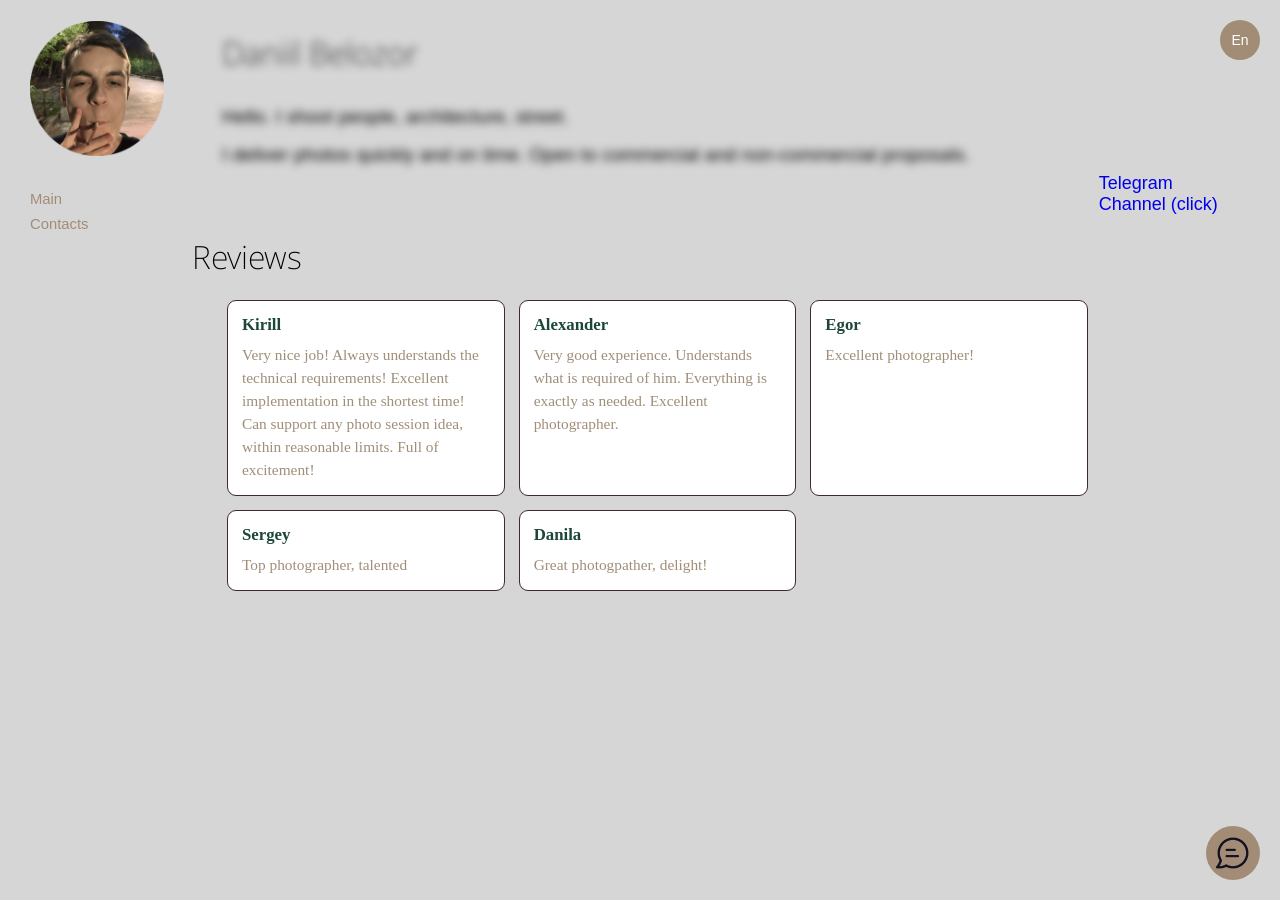
<file: index-rv-en.html>
<!DOCTYPE html>
<html lang="en">

<head>
    <meta charset="UTF-8">
    <meta name="viewport" content="width=device-width, initial-scale=1.0">
    <title>Photographer Daniil Belozor</title>
    <link rel="stylesheet" href="main.css">
    <link rel="shortcut icon" href="/photos/img.jpeg" type="image/jpeg">
    <link rel="preconnect" href="https://fonts.googleapis.com">
    <link rel="preconnect" href="https://fonts.gstatic.com" crossorigin>
    <link href="https://fonts.googleapis.com/css2?family=Noto+Sans:ital,wght@0,100..900;1,100..900&display=swap"
        rel="stylesheet">
    <style>
        .review-place {
            max-width: 70%;
            margin-left: 15%;
            margin-top: -0px;
            transform: translateY(240px);
            opacity: 0;
            animation: slideDn 1.3s cubic-bezier(.22, .9, .35, 1) forwards;
        }

        .review-grid {
            display: grid;
            grid-template-columns: repeat(auto-fit, minmax(240px, 1fr));
            gap: 14px;
            padding-top: 10px;
            padding-left: 35px;
        }

        .review-card {
            background: #fff;
            border: 1px solid #402a2a;
            border-radius: 9px;
            padding: 14px;
            transition: all 0.3s ease;
        }

        .review-card h3 {
            margin: 0 0 8px;
            font-size: 1.05rem;
            color: #1c4635;
        }

        .review-card p {
            margin: 0;
            font-size: 0.96rem;
            line-height: 1.5;
            color: rgb(160, 142, 121);
        }
        .link-tg-rv-ru {
    position: relative;
    top: -10px;
    left: 68.5%;
    text-decoration: none;
    color: rgb(79, 137, 223);
    font-family: "Noto-sans", sans-serif;
    font-weight: 200;
    font-style: normal;
    font-size: 14px;
    width: 28%;
    height: auto;
    margin: 0px;
    transform: translateY(350px);
    opacity: 0;
    animation: slideDn .9s forwards;
    }   
    </style>
</head>

<body>
    <div class="site-versions-container">
        <button class="site-versions">En</button>
        <a href="index-rv.html"><button class="site-versions-en">Ru</button></a>
    </div>
    <div class="fade">
        <div class="menu">
        <a href="index.html"><img class="logo" src="photos/img.png" alt="logo"></a>
            <br>
            <br>
            <a href="index2.html" style="line-height: 0.6;">Main</a>
            <button class="contact-btn-site">
                <p>Contacts</p>
            </button>
        </div>
        <div class="main_place" style="filter: blur(4px);">
            <h1 class="Head-text"> Daniil Belozor</h1>
            <p style="font-size: 19px;">Hello. I shoot people, architecture, street.</p>
            <p style="font-size: 19px;">I deliver photos quickly and on time. Open to commercial and non-commercial
                proposals.</p>
        </div>
    </div>
    <div class="link-tg-rv-ru">
        <p style="font-size: 18px;"><a href="https://t.me/ph_dabelk" , style="text-decoration: none;" ,
                target="_blank">Telegram Channel (click)</a></p>
    </div>
    <div class="review-place">
        <h1 class="text">Reviews</h1>
        <div class="review-grid">
            <div class="review-card">
                <h3>Kirill</h3>
                <p>Very nice job! Always understands the technical requirements!
                    Excellent implementation in the shortest time! Can support any photo session idea, within
                    reasonable limits. Full of excitement!</p>
            </div>
            <div class="review-card">
                <h3>Alexander</h3>
                <p>Very good experience. Understands what is required of him. Everything is exactly as needed. Excellent
                    photographer.</p>
            </div>
            <div class="review-card">
                <h3>Egor</h3>
                <p>Excellent photographer!</p>
            </div>
            <div class="review-card">
                <h3>Sergey</h3>
                <p>Top photographer, talented</p>
            </div>
            <div class="review-card">
                <h3>Danila</h3>
                <p>Great photogpather, delight!</p>
            </div>
        </div>
    </div>
    <div class="contact">
        <button class="contact-btn">
            <img src="./photos/msg1.png" alt="Touch/Contact">
        </button>
    </div>
    <div class="contact-modal-overlay" id="contactOverlay" aria-hidden="true">
        <div class="contact-modal" role="dialog" aria-modal="true" aria-labelledby="contactTitle">
            <button class="contact-modal-close" aria-label="Close">×</button>
            <img src="photos/img.png" alt="logo" width="30%" , style="justify-content: center; text-align: center;">
            <br>
            <h1 class="contactTitle" , style="line-height: 0.3;">Daniel Belozor</h1>
            <h3 class="contactTitle" , style="line-height: 0.3; font-size: 22px;">Photographer</h3>
            <h3 class="contactTitle" , style="line-height: 0.2; font-size: 20px;">City of Murmansk</h3>
            <br>
            <div class="contact-modal-body">
                <a href="https://t.me/dabelk_ph" target="_blank" rel="noopener" ,
                    style="font-size: 28px;text-decoration: none;text-align: center;color: rgb(163, 140, 117);line-height: 1; ">Telegram</a><br>
                <a href="tel:+79537560000" ,
                    style="font-size: 28px;text-decoration: none;text-align: center;color: rgb(163, 140, 117);">+7‑953‑756‑0000</a>
                <br>
            </div>
        </div>
    </div>
    <script src="carousel.js"></script>
</body>

</html>
</file>
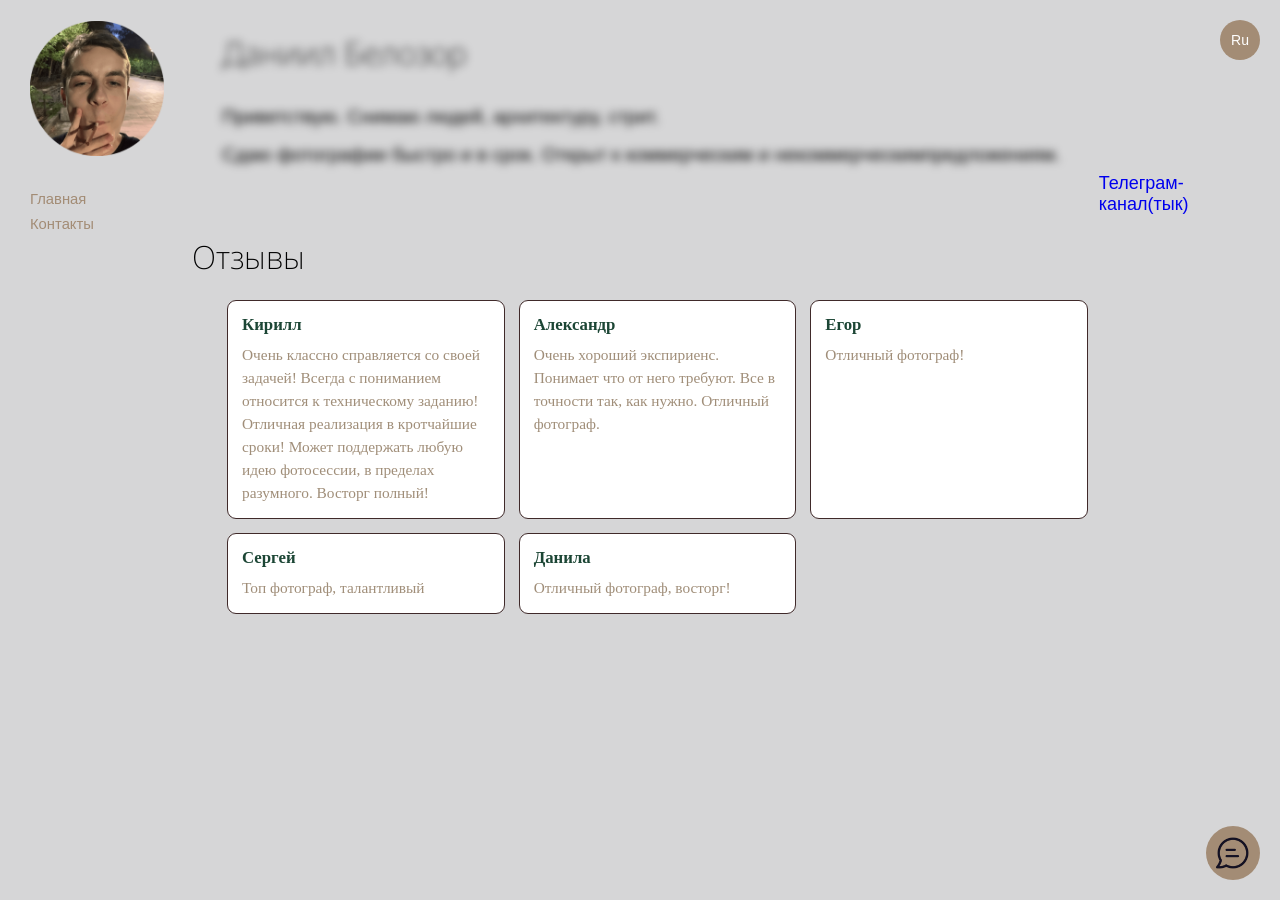
<file: index-rv.html>
<!DOCTYPE html>
<html lang="ru">

<head>
    <meta charset="UTF-8">
    <meta name="viewport" content="width=device-width, initial-scale=1.0">
    <title>Фотограф Даниил Белозор</title>
    <link rel="stylesheet" href="main.css">
    <link rel="shortcut icon" href="/photos/img.jpeg" type="image/jpeg">
    <link rel="preconnect" href="https://fonts.googleapis.com">
    <link rel="preconnect" href="https://fonts.gstatic.com" crossorigin>
    <link href="https://fonts.googleapis.com/css2?family=Noto+Sans:ital,wght@0,100..900;1,100..900&display=swap"
        rel="stylesheet">
    <style>
        .review-place {
            max-width: 70%;
            margin-left: 15%;
            margin-top: -0px;
            transform: translateY(240px);
            opacity: 0;
            animation: slideDn 1.3s cubic-bezier(.22, .9, .35, 1) forwards;
        }

        .review-grid {
            display: grid;
            grid-template-columns: repeat(auto-fit, minmax(240px, 1fr));
            gap: 14px;
            padding-top: 10px;
            padding-left: 35px;
        }

        .review-card {
            background: #fff;
            border: 1px solid #402a2a;
            border-radius: 9px;
            padding: 14px;
            transition: all 0.3s ease;
        }

        .review-card h3 {
            margin: 0 0 8px;
            font-size: 1.05rem;
            color: #1c4635;
        }

        .review-card p {
            margin: 0;
            font-size: 0.96rem;
            line-height: 1.5;
            color: rgb(160, 142, 121);
        }
        .link-tg-rv-ru {
    position: relative;
    top: -10px;
    left: 68.5%;
    text-decoration: none;
    color: rgb(79, 137, 223);
    font-family: "Noto-sans", sans-serif;
    font-weight: 200;
    font-style: normal;
    font-size: 14px;
    width: 28%;
    height: auto;
    margin: 0px;
    transform: translateY(350px);
    opacity: 0;
    animation: slideDn .9s forwards;
    }   
    </style>
</head>

<body>
    <div class="site-versions-container">
        <button class="site-versions">Ru</button>
        <a href="index-rv-en.html"><button class="site-versions-en">En</button></a>
    </div>
    <div class="fade">
        <div class="menu">
            <a href="index.html"><img class="logo" src="photos/img.png" alt="logo"></a>
            <br>
            <br>
            <a href="index.html" style="line-height: 0.6;">Главная</a>
            <button class="contact-btn-site">
                <p>Контакты</p>
            </button>
        </div>
        <div class="main_place" style="filter: blur(4px);">
            <h1 class="Head-text">Даниил Белозор</h1>
            <p style="font-size: 19px;">Приветствую. Снимаю людей, архитектуру, стрит.</p>
            <p style="font-size: 19px;">Сдаю фотографии быстро и в срок. Открыт к коммерческим и
                некоммерческимпредложениям.</p>
        </div>
    </div>
    <div class="link-tg-rv-ru">
        <p style="font-size: 18px;"><a href="https://t.me/ph_dabelk" , style="text-decoration: none;" ,
                target="_blank">Телеграм-канал(тык)</a></p>
    </div>
    <div class="review-place">
        <h1 class="text">Отзывы</h1>
        <div class="review-grid">
            <div class="review-card">
                <h3>Кирилл</h3>
                <p>Очень классно справляется со своей задачей! Всегда с пониманием относится к техническому заданию!
                    Отличная реализация в кротчайшие сроки! Может поддержать любую идею фотосессии, в пределах
                    разумного. Восторг полный!</p>
            </div>
            <div class="review-card">
                <h3>Александр</h3>
                <p>Очень хороший экспириенс. Понимает что от него требуют. Все в точности так, как нужно. Отличный
                    фотограф.</p>
            </div>
            <div class="review-card">
                <h3>Егор</h3>
                <p>Отличный фотограф!</p>
            </div>
            <div class="review-card">
                <h3>Сергей</h3>
                <p>Топ фотограф, талантливый</p>
            </div>
            <div class="review-card">
                <h3>Данила</h3>
                <p>Отличный фотограф, восторг!</p>
            </div>
        </div>
    </div>
    <div class="contact">
        <button class="contact-btn">
            <img src="./photos/msg1.png" alt="Связаться со мной">
        </button>
    </div>
    <div class="contact-modal-overlay" id="contactOverlay" aria-hidden="true">
        <div class="contact-modal" role="dialog" aria-modal="true" aria-labelledby="contactTitle">
            <button class="contact-modal-close" aria-label="Close">×</button>
            <img src="photos/img.png" alt="logo" width="30%" , style="justify-content: center; text-align: center;">
            <br>
            <h1 class="contactTitle" , style="line-height: 0.3;">Даниил Белозор</h1>
            <h3 class="contactTitle" , style="line-height: 0.3; font-size: 22px;">Фотограф</h3>
            <h3 class="contactTitle" , style="line-height: 0.2; font-size: 20px;">г. Мурманск</h3>
            <br>
            <div class="contact-modal-body">
                <a href="https://t.me/dabelk_ph" target="_blank" rel="noopener" ,
                    style="font-size: 28px;text-decoration: none;text-align: center;color: rgb(163, 140, 117);line-height: 1; ">Телеграм</a><br>
                <a href="tel:+79537560000" ,
                    style="font-size: 28px;text-decoration: none;text-align: center;color: rgb(163, 140, 117);">+7‑953‑756‑0000</a>
                <br>
            </div>
        </div>
    </div>
    <script src="carousel.js"></script>
</body>

</html>
</file>
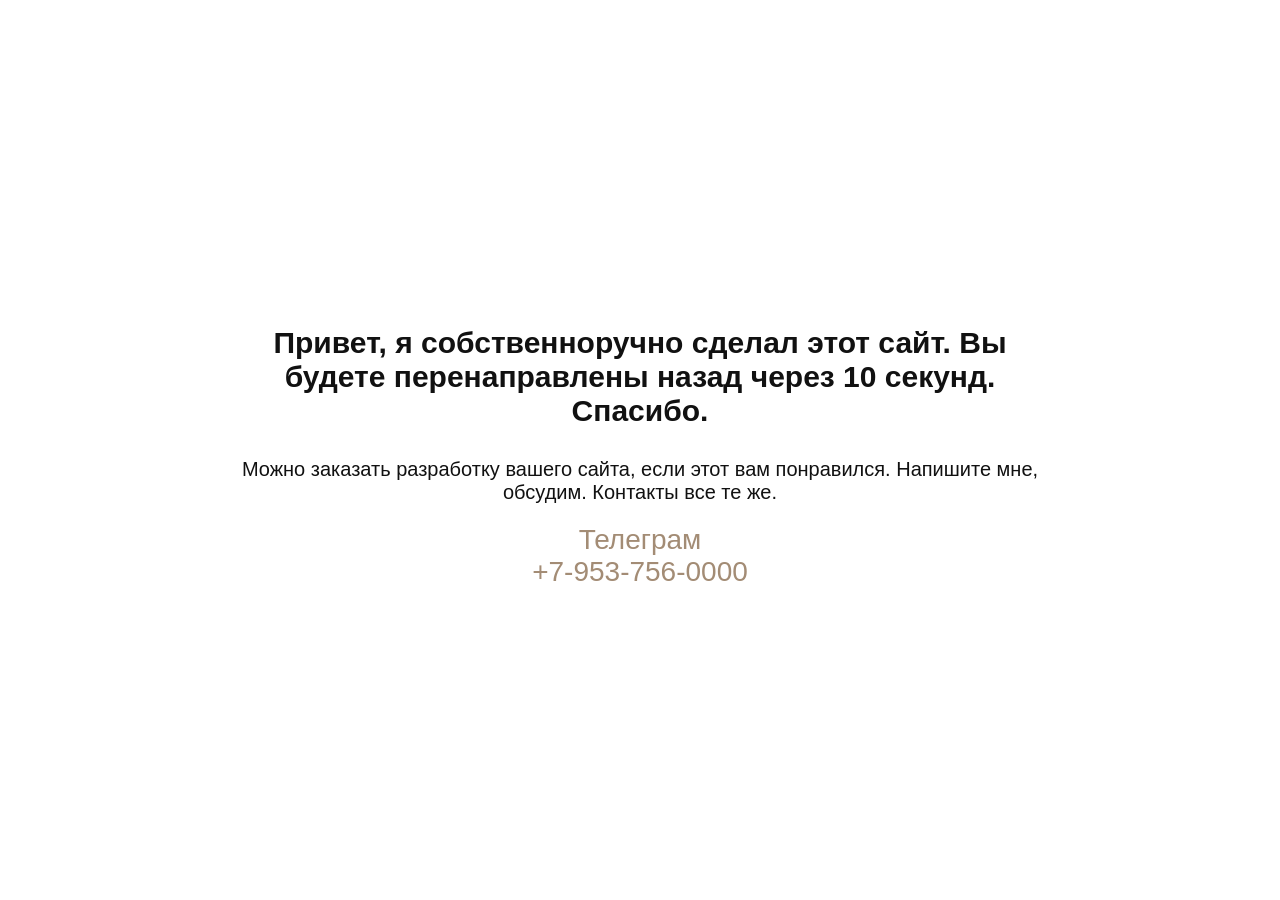
<file: index4.html>
<!DOCTYPE html>
<html lang="en">

<head>
    <meta charset="UTF-8">
    <meta name="viewport" content="width=device-width, initial-scale=1.0">
    <title>A_studio_design</title>
    <style>
        body {
            margin: 0;
            min-height: 100vh;
            display: flex;
            align-items: center;
            justify-content: center;
            font-family: -apple-system, BlinkMacSystemFont, 'Segoe UI', Roboto, 'Helvetica Neue', Arial;
            background: #ffffff;
            color: #111;
            padding: 24px;
            box-sizing: border-box;
        }

        .slide-container {
            max-width: 820px;
            width: 100%;
            text-align: center;
        }

        .slide-up {
            transform: translateY(500px);
            opacity: 0;
            animation: slideUp 0.9s cubic-bezier(.22, .9, .35, 1) forwards;
        }

        .slide-up.delay-1 {
            animation-delay: 0.1s;
        }

        .slide-up.delay-2 {
            animation-delay: 1.1s;
        }

        .slide-up.delay-3 {
            animation-delay: 2.1s;
        }

        @keyframes slideUp {
            to {
                transform: translateY(0);
                opacity: 1;
            }
        }

        @media (prefers-reduced-motion: reduce) {
            .slide-up {
                animation: none;
                transform: none;
                opacity: 1;
            }
        }

        .slide-up.delay-1 {
            font-size: 30px;
        }

        .slide-up.delay-2 {
            font-size: 20px;
        }
    </style>
</head>

<body>
    <div class="slide-container">
        <h3 class="slide-up delay-1">Привет, я собственноручно сделал этот сайт. Вы будете перенаправлены назад через 10
            секунд. Спасибо.</h3>
        <p class="slide-up delay-2">Можно заказать разработку вашего сайта, если этот вам понравился. Напишите мне,
            обсудим. Контакты все те же.</p>
        <p class="slide-up delay-3">
            <a href="https://t.me/dabelk_ph" ,
                style="font-size: 28px;text-decoration: none;text-align: center; color: rgb(163, 140, 117);">Телеграм</a><br>
            <a href="tel:+79537560000" ,
                style="font-size: 28px;text-decoration: none;text-align: center;color: rgb(163, 140, 117);">+7‑953‑756‑0000</a>
        </p>
    </div>
    <script>
        setTimeout(function () {
            window.location.href = "index.html";
        }, 10000);
    </script>
</body>

</html>
</file>
<file: main.css>
body {
  margin: 0;
  background-color: rgb(214, 214, 215);
}

.Head-text,
.text {
  font-family: "Noto Sans", sans-serif;
  font-weight: 200;
  font-style: thin;
  line-height: 0.7;
}

/* menu-css */
.menu {
  width: 15%;
  background-color: rgb(214, 214, 215);
  top: 0;
  left: 0px;
  padding-left: 30px;
  position: sticky;
  top: 0;
  float: left;
  transform: translateY(400px);
  opacity: 0;
  justify-content: space-between;
  animation: slideDn 0.5s cubic-bezier(.22, .9, .35, 1) forwards;
}

.menu>img {
  padding-top: 10px;
  padding-left: -10px;
}

.logo {
  width: 70%
}

@media (max-width:1020px) {
  .logo {
    max-height: 30vh;
  }
}


.menu>a,
.menu .contact-btn-site {
  display: block;
  text-decoration: none;
  color: rgb(163, 140, 117);
  font-family: "Forum", sans-serif;
  font-weight: 400;
  font-size: 14.8px;
  font-style: normal;
  max-width: max-content;
  background: none;
  border: none;
  padding: 0;
  cursor: pointer;
}

.menu>a:hover,
.menu .contact-btn-site:hover {
  text-decoration: underline;
}

/* menu-css */

.main_place {
  max-width: 70%;
  margin-left: 15%;
  margin-top: 12px;
  transform: translateY(240px);
  opacity: 0;
  animation: slideDn 1s cubic-bezier(.22, .9, .35, 1) forwards;
}

.main-gallery {
  transform: translateY(240px);
  opacity: 0;
  animation: slideDn 1s cubic-bezier(.22, .9, .35, 1) forwards;
}

.footer-text,
.contact {
  transform: translateY(120px);
  opacity: 0;
  animation: slideDn 1.9s cubic-bezier(.22, .9, .35, 1) forwards;
}

@keyframes slideDn {
  to {
    transform: translateY(0);
    opacity: 1;
  }
}

.main_place>h1 {
  line-height: 2;
}

.main_place>p {
  font-family: "Noto-sans", sans-serif;
  font-weight: 200;
  font-style: normal;
  line-height: 1;
}

.footer-text {
  font-family: "Noto-sans", sans-serif;
  font-weight: 200;
  font-style: normal;
  text-align: center;
  line-height: 0.8;
}

.phone {
  text-decoration: none;
  color: inherit
}

.site-versions-container {
  position: fixed;
  top: 20px;
  right: 20px;
  z-index: 100;
  display: flex;
  flex-direction: column;
  align-items: center;
  gap: 8px;
}

.site-versions {
  width: 40px;
  height: 40px;
  border-radius: 50%;
  background-color: rgb(163, 140, 117);
  color: white;
  border: none;
  cursor: pointer;
  font-family: "Forum", sans-serif;
  font-weight: 400;
  font-size: 14px;
  display: flex;
  align-items: center;
  justify-content: center;
  transition: all 0.6s ease;
  position: relative;
}

.site-versions:hover {
  transform: scale(1.1), 0.5s;
  background-color: rgb(153, 130, 107);
}

@keyframes slideUp {
  from {
    opacity: 0;
    transform: translateY(0px);
  }

  to {
    opacity: 1;
    transform: translateY(3px);
  }
}

.site-versions-en {
  text-decoration: none;
  width: 40px;
  height: 40px;
  border-radius: 50%;
  background-color: rgb(163, 140, 117);
  color: white;
  border: none;
  cursor: pointer;
  font-family: "Forum", sans-serif;
  font-weight: 400;
  font-size: 14px;
  display: flex;
  align-items: center;
  justify-content: center;
  transition: all 0.5s ease;
  opacity: 0;
  transform: translateY(10px);
  pointer-events: none;
}

.site-versions-en:hover {
  transform: translateY(10px) scale(1.1);
  background-color: rgb(153, 130, 107);
  text-decoration: none;
}

.site-versions-container:hover .site-versions-en {
  animation: slideUp 0.6s ease forwards;
  text-decoration: none;
  pointer-events: auto;
}

.contact {
  padding: 0;
  border: none;
  background: transparent;
  cursor: pointer;
}

.contact>img {
  width: 20px !important;
  height: auto;
  display: block;
}

.main-gallery {
  display: grid;
  grid-template-columns: repeat(auto-fill, minmax(280px, 1fr));
  gap: 24px;
  margin-top: -50px;
  margin-left: 15%;
  margin-right: 33px;
}

.main-gallery img {
  width: 100%;
  height: auto;
  cursor: zoom-in;
  object-fit: cover;
}

/* Lightbox */
.lightbox {
  position: fixed;
  inset: 0;
  background: rgba(0, 0, 0, 0.95);
  display: none;
  align-items: center;
  justify-content: center;
  z-index: 999;
}

.lightbox-img,
.lightbox-content {
  width: 70vw !important;
  height: 75vh !important;
  max-width: 88vw !important;
  max-height: 88vh !important;
  object-fit: contain !important;
  opacity: 1 !important;
  transition: opacity 0.3s ease;
  border-radius: 8px;
}

.lightbox button {
  position: absolute;
  background: none;
  border: none;
  color: white;
  font-size: 48px;
  cursor: pointer;
}

.close {
  top: 20px;
  right: 30px;
  position: absolute;
  background: none;
  border: none;
  color: white;
  font-size: 48px;
  cursor: pointer;
  user-select: none;
}

.prev,
.next {
  position: absolute;
  top: 50%;
  transform: translateY(-50%);
  background: none;
  border: none;
  color: white;
  font-size: 48px;
  cursor: pointer;
  user-select: none;
  transition: opacity 0.3s ease;
}

.prev:hover,
.next:hover {
  opacity: 0.7;
}

.prev {
  left: 30px;
}

.next {
  right: 30px;
}

@media (max-width: 768px) {

  .prev,
  .next {
    font-size: 36px;
  }
}

@media (max-width: 768px) {
  .lightbox-img {
    max-width: 39vw;
    max-height: 100vh;
  }
}

.contact {
  position: fixed;
  bottom: 20px;
  top: auto;
  right: 20px;
  z-index: 100;
  display: flex;
  gap: 8px;
}

.contact-btn {
  background-color: rgb(163, 140, 117);
  border: none;
  width: 54px;
  height: 54px;
  border-radius: 50%;
  padding: 8px;
  display: flex;
  align-items: center;
  justify-content: center;
  cursor: pointer;
}

.contact-btn-site {
  font-family: "Noto Sans", sans-serif;
  font-weight: 200;
  font-style: thin;
  line-height: 0.7;
  background: none;
  padding-left: 100px;
}

.contact-btn img {
  width: 100%;
  height: 100%;
  object-fit: contain;
  background: transparent;
  display: block;
}

/* Contact modal styles */
.contact-modal-overlay {
  position: fixed;
  inset: 0;
  background: rgba(0, 0, 0, 0.6);
  display: none;
  align-items: center;
  justify-content: center;
  z-index: 1100;
  padding: 20px;
}

.contact-modal {
  background: #ffffff;
  color: #111;
  width: 100%;
  max-width: 480px;
  border-radius: 10px;
  padding: 20px;
  box-shadow: 0 12px 30px rgba(0, 0, 0, 0.25);
  position: relative;
}

.contact-modal h2 {
  margin: 0 0 12px 0;
  font-size: 20px;
}

.contact-modal input,
.contact-modal textarea {
  width: 100%;
  box-sizing: border-box;
  margin-bottom: 10px;
  padding: 10px 12px;
  border: 1px solid #e0e0e0;
  border-radius: 6px;
  font-family: inherit;
}

.contact-submit {
  background: rgb(163, 140, 117);
  color: #fff;
  border: none;
  padding: 10px 14px;
  border-radius: 6px;
  cursor: pointer;
}

.contact-phone a {
  font-size: 22px;
  text-decoration: none;
  color: inherit;
}

.contact-modal-close {
  position: absolute;
  top: 8px;
  right: 10px;
  background: transparent;
  border: none;
  font-size: 22px;
  cursor: pointer;
}

/* visible state */
.contact-modal-overlay.open {
  display: flex;
}

@media (max-width: 480px) {
  .contact-modal {
    padding: 14px;
  }

  .contact-modal h2 {
    font-size: 18px;
  }
}

.contactTitle {
  font-family: "Forum", sans-serif;
  font-weight: 400;
  font-size: 25px;
  font-style: normal;
  text-align: center;
}

.contact-modal-body {
  align-items: center;
  text-align: center;
  gap: 12px;
  font-size: 20px;
}

.contact-modal img {
  display: block;
  margin: 0px auto 20px auto;
  padding-top: 50px;
  padding-bottom: 25px;
}

.link-tg {
  position: relative;
  top: -60px;
  left: 78.5%;
  text-decoration: none;
  color: rgb(79, 137, 223);
  font-family: "Noto-sans", sans-serif;
  font-weight: 200;
  font-style: normal;
  font-size: 14px;
  width: max-content;
  height: auto;
  margin: 0px;
  transform: translateY(350px);
  opacity: 0;
  animation: slideDn 2.1s forwards;
}

.link-tg-rv {
  position: relative;
  top: -60px;
  left: 78.5%;
  text-decoration: none;
  color: rgb(79, 137, 223);
  font-family: "Noto-sans", sans-serif;
  font-weight: 200;
  font-style: normal;
  font-size: 14px;
  width: max-content;
  height: auto;
  margin: 0px;
  transform: translateY(350px);
  opacity: 0;
  animation: slideDn .9s forwards;
}

/* media 1024! */
@media (max-width: 1024px) {
  .menu {
    width: 100%;
    padding-left: 12px;
    position: relative;
    transform: none;
    opacity: 1;
    animation: none;
    float: none;
    display: flex;
    justify-content: space-between;
    gap: 8px;
    flex-direction: column;
  }

  .menu>img {
    width: 60px;
    padding-top: 0;
    padding-left: 0;
  }

  .menu a,
  .menu .contact-btn-site {
    display: inline-flex;
    font-size: 13px;
    padding: 4px 8px;
    align-items: center;
  }

  .main_place {
    max-width: 95%;
    margin-left: auto;
    margin-right: auto;
    margin-top: 35px;
    transform: none;
    opacity: 1;
    animation: none;
    text-align: center;
  }

  .main_place>p {
    line-height: 1.2;
  }

  .main-gallery {
    margin-top: 20px;
    margin-left: 10px;
    margin-right: 10px;
    grid-template-columns: repeat(auto-fill, minmax(160px, 1fr));
    gap: 12px;
    transform: none;
    opacity: 1;
    animation: none;
  }

  .footer-text,
  .contact {
    transform: none;
    opacity: 1;
    animation: none;
  }

  .site-versions-container {
    top: 12px;
    right: 12px;
  }

  .link-tg {
    position: relative;
    top: 0;
    left: 10px;
    font-size: 13px;
  }
}

/* media 768 */
@media (max-width: 768px) {
  .menu {
    padding: 0 10px;
    justify-content: space-between;
  }

  .menu a,
  .menu .contact-btn-site {
    display: inline-flex;
    font-size: 13px;
    padding: 4px 8px;
    align-items: center;
  }

  .site-versions-container {
    flex-direction: column;
    position: fixed;
    top: 8px;
    right: 8px;
    gap: 4px;
  }

  .site-versions,
  .site-versions-en {
    width: 34px;
    height: 34px;
    font-size: 12px;
  }

  .main_place h1 {
    font-size: 1.5rem;
    line-height: 1.2;
  }

  .contact-btn-site {
    padding-left: 0;
    font-size: 13px;
  }

  .main-gallery img {
    min-height: 180px;
  }

  .contact {
    bottom: 16px;
    right: 16px;
  }

  .contact-btn {
    width: 48px;
    height: 48px;
    padding: 6px;
  }
}

/* media 480 */
@media (max-width: 480px) {
  .menu {
    width: 100%;
    margin: 0;
    padding: 8px;
    flex-wrap: wrap;
    gap: 6px;
  }

  .menu a,
  .menu .contact-btn-site {
    display: inline-flex;
    font-size: 13px;
    padding: 4px 8px;
    align-items: center;
  }

  .menu>img {
    width: 52px;
  }

  .main_place h1 {
    font-size: 1.3rem;
  }

  .main-place p,
  .footer-text {
    font-size: 14px;
  }

  .main-gallery {
    grid-template-columns: 1fr;
    margin-left: 8px;
    margin-right: 8px;
    gap: 10px;
  }

  .link-tg {
    top: 0;
    left: 8px;
    font-size: 12px;
  }

  .contact-modal {
    width: calc(100% - 24px);
    max-width: 100%;
    margin: 0 8px;
  }
}
</file>
